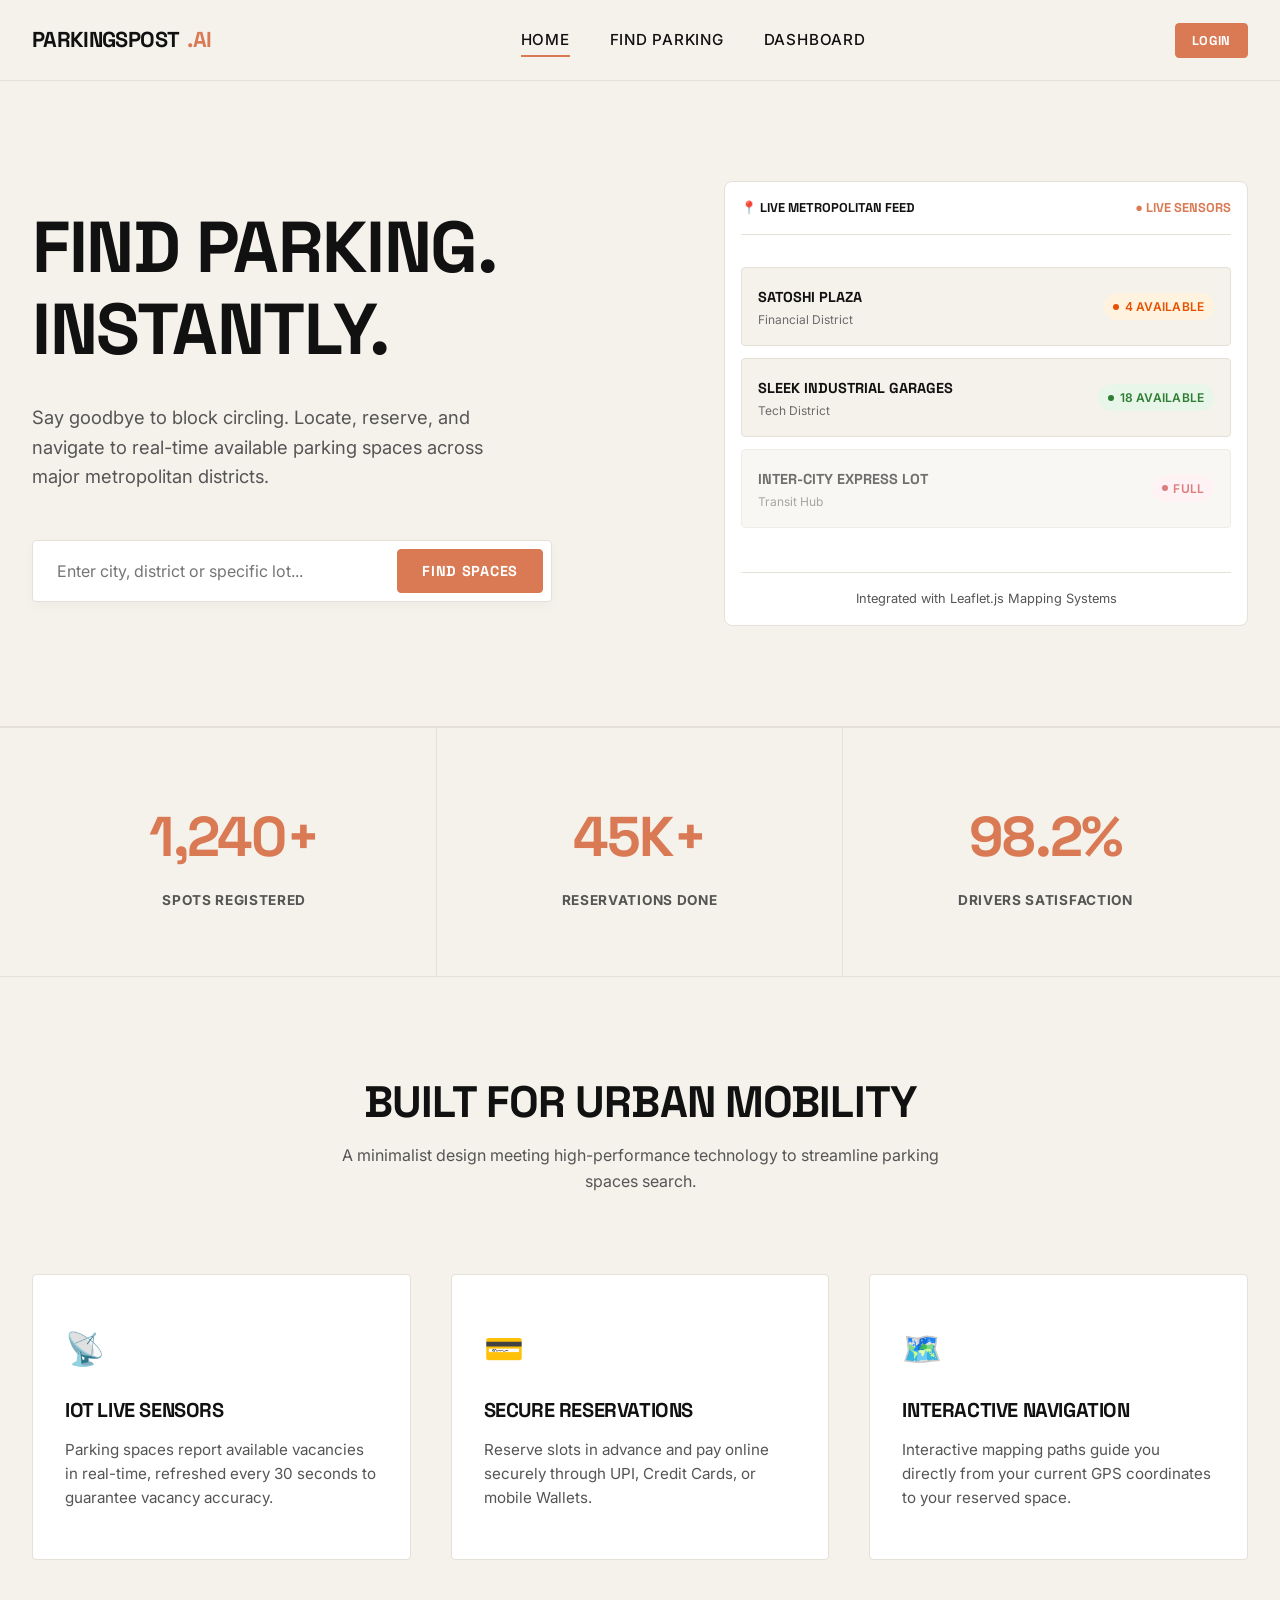
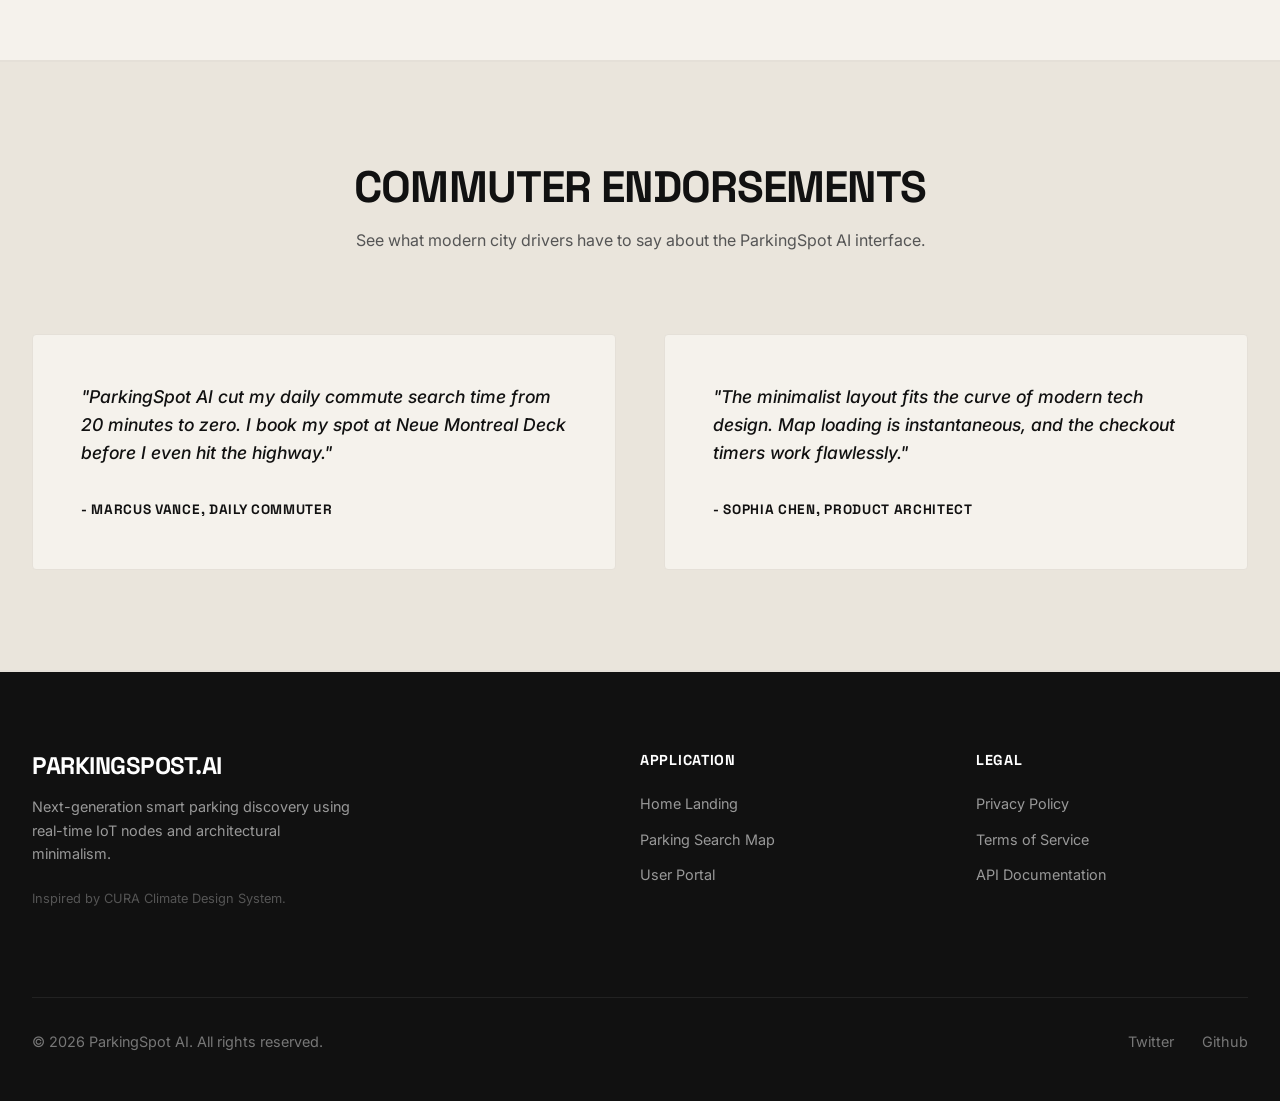
<file: index.html>
<!DOCTYPE html>
<html lang="en">
<head>
  <meta charset="UTF-8">
  <meta name="viewport" content="width=device-width, initial-scale=1.0">
  <title>ParkingSpot AI - Smart Parking Discovery</title>
  
  <!-- Global Stylesheet -->
  <link rel="stylesheet" href="css/style.css">
  <!-- Responsive Stylesheet -->
  <link rel="stylesheet" href="css/responsive.css">
  
  <style>
    /* Homepage Specific Premium Layouts */
    .hero-section {
      padding: 100px 0;
      border-bottom: var(--border-grid);
    }
    .hero-layout {
      display: grid;
      grid-template-columns: 1.2fr 1fr;
      gap: 4rem;
      align-items: center;
    }
    .hero-headline {
      font-size: 4.5rem;
      margin-bottom: 2rem;
    }
    .hero-desc {
      font-size: 1.15rem;
      color: var(--color-secondary);
      margin-bottom: 3rem;
      max-width: 500px;
    }
    .hero-search-box {
      background-color: var(--color-white);
      border: var(--border-grid);
      padding: 0.5rem;
      display: flex;
      gap: 0.5rem;
      max-width: 520px;
      border-radius: var(--radius-sm);
      box-shadow: var(--shadow-soft);
    }
    .hero-search-box input {
      flex: 1;
      border: none;
      padding: 0 1rem;
      font-size: 1rem;
    }
    .hero-search-box input:focus {
      outline: none;
    }
    .hero-visual {
      border: var(--border-grid);
      background-color: var(--color-white);
      padding: 1rem;
      border-radius: var(--radius-md);
      position: relative;
      overflow: hidden;
      min-height: 400px;
      display: flex;
      flex-direction: column;
      justify-content: space-between;
    }
    .visual-top-bar {
      display: flex;
      justify-content: space-between;
      border-bottom: var(--border-grid);
      padding-bottom: 1rem;
      font-family: var(--font-headings);
      font-weight: 700;
      text-transform: uppercase;
      font-size: 0.8rem;
    }
    
    /* Stats Section */
    .stats-section {
      border-bottom: var(--border-grid);
    }
    .stats-grid {
      display: grid;
      grid-template-columns: 1fr 1fr 1fr;
    }
    .stat-card {
      padding: 4rem 2rem;
      text-align: center;
      border-right: var(--border-grid);
    }
    .stat-card:last-child {
      border-right: none;
    }
    .stat-num {
      font-family: var(--font-headings);
      font-size: 3.5rem;
      font-weight: 800;
      color: var(--color-primary);
      margin-bottom: 0.5rem;
      letter-spacing: -0.03em;
    }
    .stat-label {
      font-size: 0.85rem;
      text-transform: uppercase;
      font-weight: 700;
      letter-spacing: 0.05em;
      color: var(--color-secondary);
    }

    /* Features Grid */
    .features-section {
      padding: 100px 0;
      border-bottom: var(--border-grid);
    }
    .features-header {
      text-align: center;
      margin-bottom: 5rem;
    }
    .features-header h2 {
      font-size: 2.75rem;
      margin-bottom: 1rem;
    }
    .features-header p {
      color: var(--color-secondary);
      max-width: 600px;
      margin: 0 auto;
    }
    .features-grid {
      display: grid;
      grid-template-columns: 1fr 1fr 1fr;
      gap: 2.5rem;
    }
    .feature-card {
      background-color: var(--color-white);
      border: var(--border-grid);
      padding: 3rem 2rem;
      border-radius: var(--radius-sm);
      transition: all var(--transition-smooth);
    }
    .feature-card:hover {
      transform: translateY(-5px);
      box-shadow: var(--shadow-hover);
      border-color: var(--color-primary);
    }
    .feature-icon {
      font-size: 2rem;
      margin-bottom: 1.5rem;
      color: var(--color-primary);
    }
    .feature-card h3 {
      font-size: 1.25rem;
      margin-bottom: 1rem;
    }
    .feature-card p {
      color: var(--color-secondary);
      font-size: 0.95rem;
    }

    /* Testimonials Grid */
    .testimonials-section {
      padding: 100px 0;
      background-color: #EAE5DC;
    }
    .testimonials-grid {
      display: grid;
      grid-template-columns: 1fr 1fr;
      gap: 3rem;
    }
    .testimonial-card {
      background-color: var(--bg-primary);
      border: var(--border-grid);
      padding: 3rem;
      border-radius: var(--radius-sm);
    }
    .testimonial-quote {
      font-size: 1.1rem;
      font-style: italic;
      margin-bottom: 2rem;
      color: var(--color-dark);
      font-weight: 500;
    }
    .testimonial-author {
      font-family: var(--font-headings);
      font-weight: 700;
      text-transform: uppercase;
      font-size: 0.85rem;
      letter-spacing: 0.05em;
    }
    
    /* Mock UI details inside visual box */
    .mock-visual-content {
      padding: 2rem 0;
    }
    .mock-list-item {
      display: flex;
      justify-content: space-between;
      align-items: center;
      padding: 1rem;
      border: var(--border-grid);
      background: var(--bg-primary);
      border-radius: var(--radius-sm);
      margin-bottom: 0.75rem;
    }
    .mock-list-item strong {
      font-family: var(--font-headings);
      text-transform: uppercase;
      font-size: 0.9rem;
    }
  </style>
</head>
<body>

  <!-- Injected dynamically by app.js -->
  <header></header>

  <!-- Hero Section -->
  <section class="hero-section">
    <div class="container hero-layout">
      <div class="hero-text">
        <h1 class="hero-headline">Find Parking.<br>Instantly.</h1>
        <p class="hero-desc">
          Say goodbye to block circling. Locate, reserve, and navigate to real-time available parking spaces across major metropolitan districts.
        </p>
        
        <form class="hero-search-box" action="search.html" method="GET">
          <input type="text" name="q" placeholder="Enter city, district or specific lot..." required>
          <button type="submit" class="btn btn-primary">Find Spaces</button>
        </form>
      </div>

      <div class="hero-visual">
        <div class="visual-top-bar">
          <span>📍 LIVE METROPOLITAN FEED</span>
          <span class="text-primary">● LIVE SENSORS</span>
        </div>
        <div class="mock-visual-content">
          <div class="mock-list-item">
            <div>
              <strong>Satoshi Plaza</strong>
              <div style="font-size:0.75rem; color:#6B6B6B">Financial District</div>
            </div>
            <span class="badge badge-nearly-full">4 Available</span>
          </div>
          <div class="mock-list-item">
            <div>
              <strong>Sleek Industrial Garages</strong>
              <div style="font-size:0.75rem; color:#6B6B6B">Tech District</div>
            </div>
            <span class="badge badge-available">18 Available</span>
          </div>
          <div class="mock-list-item" style="opacity: 0.6">
            <div>
              <strong>Inter-City Express Lot</strong>
              <div style="font-size:0.75rem; color:#6B6B6B">Transit Hub</div>
            </div>
            <span class="badge badge-full">Full</span>
          </div>
        </div>
        <div style="font-size:0.8rem; border-top: var(--border-grid); padding-top: 1rem; text-align: center; color: var(--color-secondary)">
          Integrated with Leaflet.js Mapping Systems
        </div>
      </div>
    </div>
  </section>

  <!-- Live Statistics Section -->
  <section class="stats-section grid-border-y">
    <div class="container stats-grid">
      <div class="stat-card">
        <div class="stat-num">1,240+</div>
        <div class="stat-label">Spots Registered</div>
      </div>
      <div class="stat-card">
        <div class="stat-num">45K+</div>
        <div class="stat-label">Reservations Done</div>
      </div>
      <div class="stat-card">
        <div class="stat-num">98.2%</div>
        <div class="stat-label">Drivers Satisfaction</div>
      </div>
    </div>
  </section>

  <!-- Features Section -->
  <section class="features-section">
    <div class="container">
      <div class="features-header">
        <h2>Built for Urban Mobility</h2>
        <p>A minimalist design meeting high-performance technology to streamline parking spaces search.</p>
      </div>

      <div class="features-grid">
        <div class="feature-card">
          <div class="feature-icon">📡</div>
          <h3>IoT Live Sensors</h3>
          <p>Parking spaces report available vacancies in real-time, refreshed every 30 seconds to guarantee vacancy accuracy.</p>
        </div>
        <div class="feature-card">
          <div class="feature-icon">💳</div>
          <h3>Secure Reservations</h3>
          <p>Reserve slots in advance and pay online securely through UPI, Credit Cards, or mobile Wallets.</p>
        </div>
        <div class="feature-card">
          <div class="feature-icon">🗺️</div>
          <h3>Interactive Navigation</h3>
          <p>Interactive mapping paths guide you directly from your current GPS coordinates to your reserved space.</p>
        </div>
      </div>
    </div>
  </section>

  <!-- Testimonials Section -->
  <section class="testimonials-section grid-border-y">
    <div class="container">
      <div class="features-header">
        <h2>Commuter Endorsements</h2>
        <p>See what modern city drivers have to say about the ParkingSpot AI interface.</p>
      </div>

      <div class="testimonials-grid">
        <div class="testimonial-card">
          <p class="testimonial-quote">
            "ParkingSpot AI cut my daily commute search time from 20 minutes to zero. I book my spot at Neue Montreal Deck before I even hit the highway."
          </p>
          <div class="testimonial-author">
            - Marcus Vance, Daily Commuter
          </div>
        </div>
        <div class="testimonial-card">
          <p class="testimonial-quote">
            "The minimalist layout fits the curve of modern tech design. Map loading is instantaneous, and the checkout timers work flawlessly."
          </p>
          <div class="testimonial-author">
            - Sophia Chen, Product Architect
          </div>
        </div>
      </div>
    </div>
  </section>

  <!-- Injected dynamically by app.js -->
  <footer></footer>

  <!-- Core Javascript imports -->
  <script src="js/app.js"></script>
  <script src="js/auth.js"></script>
</body>
</html>
</file>
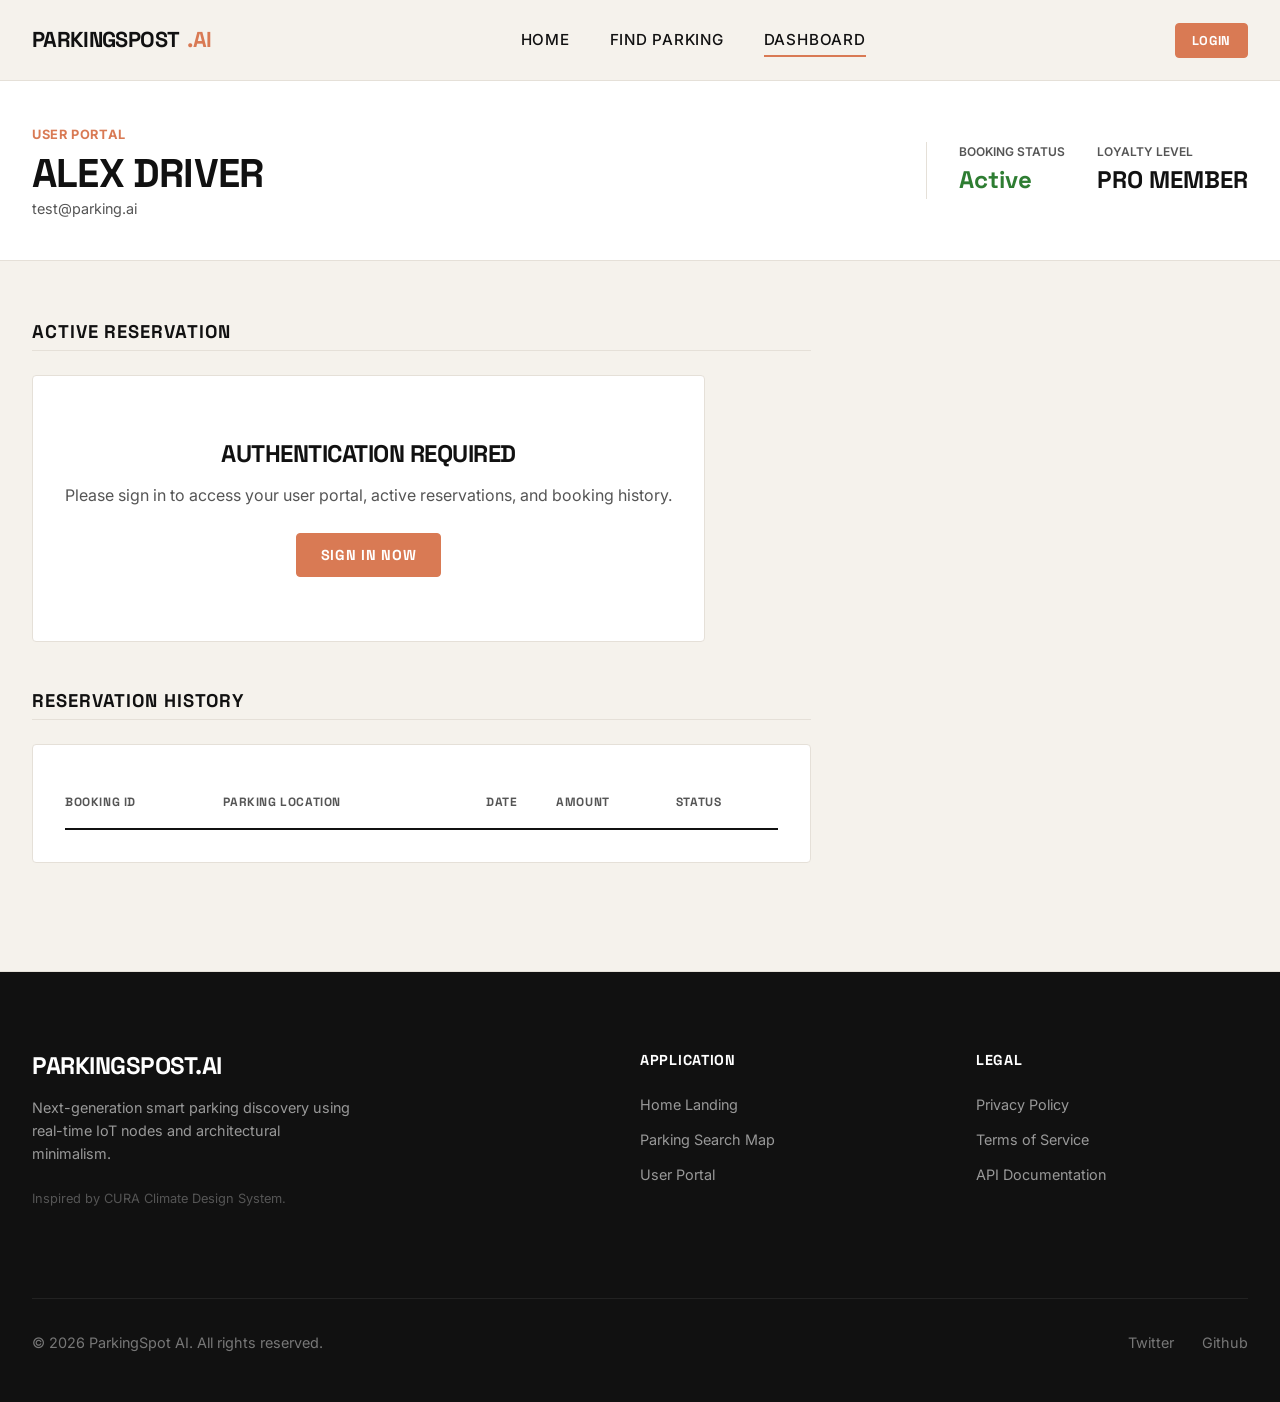
<file: dashboard.html>
<!DOCTYPE html>
<html lang="en">
<head>
  <meta charset="UTF-8">
  <meta name="viewport" content="width=device-width, initial-scale=1.0">
  <title>Dashboard - ParkingSpot AI</title>
  
  <!-- Global Stylesheet -->
  <link rel="stylesheet" href="css/style.css">
  <!-- Responsive Stylesheet -->
  <link rel="stylesheet" href="css/responsive.css">
  
  <style>
    /* Dashboard-specific Grid Layouts */
    .dashboard-hero {
      background-color: var(--color-white);
      border-bottom: var(--border-grid);
      padding: 40px 0;
    }
    
    .dashboard-layout {
      display: grid;
      grid-template-columns: 2fr 1fr;
      gap: 3rem;
      padding: 60px 0;
    }
    
    .dashboard-section-title {
      font-size: 1.15rem;
      letter-spacing: 0.05em;
      margin-bottom: 1.5rem;
      padding-bottom: 0.5rem;
      border-bottom: var(--border-grid);
    }
    
    .dashboard-panel {
      margin-bottom: 3rem;
    }
    
    /* Tables style for history log */
    .history-table {
      width: 100%;
      border-collapse: collapse;
      text-align: left;
      font-size: 0.9rem;
    }
    .history-table th {
      padding: 1rem 0;
      border-bottom: 2px solid var(--color-dark);
      font-family: var(--font-headings);
      font-weight: 700;
      text-transform: uppercase;
      font-size: 0.75rem;
      letter-spacing: 0.05em;
      color: var(--color-secondary);
    }
    
    /* Favorites Card items */
    .favorites-list {
      display: flex;
      flex-direction: column;
      gap: 0.75rem;
    }
    
    /* User profile details display */
    .profile-card {
      background: var(--color-white);
      border: var(--border-grid);
      padding: 2rem;
      border-radius: var(--radius-sm);
      margin-bottom: 2rem;
    }
  </style>
</head>
<body>

  <!-- Dynamic injected Header Navbar -->
  <header></header>

  <!-- User Portal Hero Summary banner -->
  <section class="dashboard-hero">
    <div class="container">
      <div style="display:flex; justify-content:space-between; align-items:center; flex-wrap: wrap; gap:1.5rem;">
        <div>
          <span style="font-size: 0.8rem; font-weight:700; text-transform: uppercase; letter-spacing:0.05em; color:var(--color-primary)">User Portal</span>
          <h1 id="profile-name" style="font-size: 2.5rem; margin-top:0.25rem;">Alex Driver</h1>
          <p id="profile-email" class="text-muted" style="font-size: 0.9rem;">test@parking.ai</p>
        </div>
        <div style="display:flex; gap: 2rem; border-left: var(--border-grid); padding-left: 2rem;">
          <div>
            <span class="text-muted" style="display:block; font-size:0.75rem; text-transform:uppercase; font-weight:600;">Booking Status</span>
            <span style="font-family: var(--font-headings); font-weight:800; font-size:1.5rem; color:#2E7D32">Active</span>
          </div>
          <div>
            <span class="text-muted" style="display:block; font-size:0.75rem; text-transform:uppercase; font-weight:600;">Loyalty Level</span>
            <span style="font-family: var(--font-headings); font-weight:800; font-size:1.5rem;">PRO MEMBER</span>
          </div>
        </div>
      </div>
    </div>
  </section>

  <!-- Main Portal Contents Grid -->
  <main class="container">
    <div class="dashboard-layout">
      
      <!-- Primary column: Active Booking & Booking History -->
      <section class="dashboard-main-col">
        
        <!-- Active Booking Panel -->
        <div class="dashboard-panel">
          <h3 class="dashboard-section-title">Active Reservation</h3>
          <div id="dashboard-active-booking" style="display: flex;">
            <!-- Rendered dynamically by dashboard.js -->
            <div class="flex-center" style="width:100%; height: 150px; background:var(--color-white); border:var(--border-grid)">
              <span>Checking sensors...</span>
            </div>
          </div>
        </div>

        <!-- History Log Panel -->
        <div class="dashboard-panel">
          <h3 class="dashboard-section-title">Reservation History</h3>
          <div style="background-color: var(--color-white); border: var(--border-grid); padding: 2rem; border-radius: var(--radius-sm); overflow-x: auto;">
            <table class="history-table">
              <thead>
                <tr>
                  <th>Booking ID</th>
                  <th>Parking Location</th>
                  <th>Date</th>
                  <th>Amount</th>
                  <th>Status</th>
                </tr>
              </thead>
              <tbody id="dashboard-history-list">
                <!-- Rendered dynamically by dashboard.js -->
              </tbody>
            </table>
          </div>
        </div>

      </section>

      <!-- Sidebar column: Favorites list & Profile forms -->
      <section class="dashboard-sidebar-col" id="dashboard-details-section">
        
        <!-- Favorites Spot List -->
        <div class="dashboard-panel">
          <h3 class="dashboard-section-title">Saved Locations</h3>
          <div id="dashboard-favorites" class="favorites-list">
            <!-- Rendered dynamically by dashboard.js -->
          </div>
        </div>

        <!-- Profile Update Box -->
        <div class="dashboard-panel">
          <h3 class="dashboard-section-title">Update Profile</h3>
          <div class="profile-card">
            <form id="profile-form">
              <div class="form-group">
                <label class="form-label" for="profile-edit-name">Display Name</label>
                <input type="text" id="profile-edit-name" class="form-input" required placeholder="New Name">
              </div>
              <div class="form-group">
                <label class="form-label" for="profile-edit-password">New Password</label>
                <input type="password" id="profile-edit-password" class="form-input" placeholder="•••••••• (Optional)">
              </div>
              <button type="submit" class="btn btn-primary btn-sm" style="width:100%; margin-top: 1rem;">Update Details</button>
            </form>
          </div>
        </div>

      </section>

    </div>
  </main>

  <!-- Dynamic injected Footer -->
  <footer></footer>

  <!-- Javascript Modules -->
  <script src="js/app.js"></script>
  <script src="js/auth.js"></script>
  <script src="js/dashboard.js"></script>
</body>
</html>
</file>
<file: css/style.css>
@import url('https://fonts.googleapis.com/css2?family=Inter:wght@400;500;600&family=Space+Grotesk:wght@500;700;800&display=swap');

/* ==========================================
   Design Tokens & Variables
   ========================================== */
:root {
  --bg-primary: #F5F2EC;
  --bg-card: #FFFFFF;
  --color-primary: #D97A54;
  --color-primary-hover: #C5653E;
  --color-dark: #111111;
  --color-secondary: #555555;
  --color-white: #FFFFFF;
  --border-color: #E5E0D8;
  --border-grid: 1px solid var(--border-color);
  
  --font-headings: 'Space Grotesk', sans-serif;
  --font-body: 'Inter', sans-serif;
  
  --shadow-soft: 0 4px 12px rgba(17, 17, 17, 0.03);
  --shadow-hover: 0 12px 24px rgba(17, 17, 17, 0.06);
  
  --radius-sm: 4px;
  --radius-md: 8px;
  
  --transition-smooth: 0.3s cubic-bezier(0.25, 0.8, 0.25, 1);
  --transition-fast: 0.15s ease-out;
}

/* ==========================================
   Base Resets
   ========================================== */
* {
  box-sizing: border-box;
  margin: 0;
  padding: 0;
}

html, body {
  background-color: var(--bg-primary);
  color: var(--color-dark);
  font-family: var(--font-body);
  font-size: 16px;
  line-height: 1.6;
  scroll-behavior: smooth;
  -webkit-font-smoothing: antialiased;
}

h1, h2, h3, h4, h5, h6 {
  font-family: var(--font-headings);
  font-weight: 700;
  line-height: 1.15;
  color: var(--color-dark);
  text-transform: uppercase;
  letter-spacing: -0.02em;
}

a {
  color: inherit;
  text-decoration: none;
  transition: color var(--transition-fast);
}

button, input, select, textarea {
  font-family: inherit;
  font-size: inherit;
  color: inherit;
}

/* ==========================================
   Layout & Grid Architecture
   ========================================== */
.container {
  max-width: 1400px;
  margin: 0 auto;
  padding: 0 2rem;
}

/* Gridded Layout Borders (Industrial Look) */
.grid-border-x {
  border-left: var(--border-grid);
  border-right: var(--border-grid);
}

.grid-border-y {
  border-top: var(--border-grid);
  border-bottom: var(--border-grid);
}

/* ==========================================
   Header & Navigation
   ========================================== */
header {
  position: sticky;
  top: 0;
  background-color: rgba(245, 242, 236, 0.95);
  backdrop-filter: blur(8px);
  z-index: 100;
  border-bottom: var(--border-grid);
}

.navbar {
  display: flex;
  justify-content: space-between;
  align-items: center;
  height: 80px;
}

.logo {
  font-family: var(--font-headings);
  font-weight: 800;
  font-size: 1.35rem;
  letter-spacing: -0.03em;
  display: flex;
  align-items: center;
  gap: 0.5rem;
}

.logo span {
  color: var(--color-primary);
}

.nav-links {
  display: flex;
  gap: 2.5rem;
  list-style: none;
}

.nav-links a {
  font-size: 0.95rem;
  font-weight: 500;
  text-transform: uppercase;
  letter-spacing: 0.05em;
  padding: 0.5rem 0;
  position: relative;
}

.nav-links a::after {
  content: '';
  position: absolute;
  bottom: 0;
  left: 0;
  width: 0;
  height: 2px;
  background-color: var(--color-primary);
  transition: width var(--transition-smooth);
}

.nav-links a:hover::after,
.nav-links a.active::after {
  width: 100%;
}

.nav-links a:hover {
  color: var(--color-primary);
}

.nav-actions {
  display: flex;
  align-items: center;
  gap: 1rem;
}

/* ==========================================
   Buttons
   ========================================== */
.btn {
  display: inline-flex;
  align-items: center;
  justify-content: center;
  padding: 0.75rem 1.5rem;
  font-family: var(--font-headings);
  font-weight: 700;
  font-size: 0.9rem;
  text-transform: uppercase;
  letter-spacing: 0.05em;
  border-radius: var(--radius-sm);
  cursor: pointer;
  transition: all var(--transition-smooth);
}

.btn-primary {
  background-color: var(--color-primary);
  color: var(--color-white);
  border: 1px solid var(--color-primary);
}

.btn-primary:hover {
  background-color: var(--color-primary-hover);
  border-color: var(--color-primary-hover);
  transform: translateY(-2px);
}

.btn-outline {
  background-color: transparent;
  color: var(--color-dark);
  border: 1px solid var(--color-dark);
}

.btn-outline:hover {
  background-color: var(--color-dark);
  color: var(--bg-primary);
  transform: translateY(-2px);
}

.btn-text {
  background: none;
  border: none;
  padding: 0.5rem;
  cursor: pointer;
  font-weight: 600;
  display: inline-flex;
  align-items: center;
  gap: 0.5rem;
}

.btn-text:hover {
  color: var(--color-primary);
}

.btn-sm {
  padding: 0.5rem 1rem;
  font-size: 0.8rem;
}

/* ==========================================
   Status Badges
   ========================================== */
.badge {
  display: inline-flex;
  align-items: center;
  gap: 0.35rem;
  padding: 0.25rem 0.6rem;
  border-radius: 50px;
  font-size: 0.75rem;
  font-weight: 600;
  text-transform: uppercase;
  letter-spacing: 0.02em;
}

.badge::before {
  content: '';
  display: inline-block;
  width: 6px;
  height: 6px;
  border-radius: 50%;
}

.badge-available {
  background-color: #E8F5E9;
  color: #2E7D32;
}
.badge-available::before { background-color: #2E7D32; }

.badge-nearly-full {
  background-color: #FFF3E0;
  color: #E65100;
}
.badge-nearly-full::before { background-color: #E65100; }

.badge-full {
  background-color: #FFEBEE;
  color: #C62828;
}
.badge-full::before { background-color: #C62828; }

/* ==========================================
   Input / Form Controls
   ========================================== */
.form-group {
  margin-bottom: 1.25rem;
}

.form-label {
  display: block;
  font-size: 0.85rem;
  font-weight: 600;
  text-transform: uppercase;
  margin-bottom: 0.5rem;
  color: var(--color-secondary);
}

.form-input {
  width: 100%;
  padding: 0.85rem 1rem;
  border: 1px solid var(--border-color);
  background-color: var(--color-white);
  border-radius: var(--radius-sm);
  transition: border-color var(--transition-fast);
}

.form-input:focus {
  outline: none;
  border-color: var(--color-primary);
}

/* ==========================================
   Toast Notifications
   ========================================== */
#toast-container {
  position: fixed;
  top: 100px;
  right: 2rem;
  z-index: 1000;
  display: flex;
  flex-direction: column;
  gap: 0.75rem;
  pointer-events: none;
}

.toast {
  background-color: var(--color-dark);
  color: var(--color-white);
  padding: 1rem 1.5rem;
  border-radius: var(--radius-sm);
  font-family: var(--font-headings);
  font-size: 0.9rem;
  font-weight: 700;
  text-transform: uppercase;
  letter-spacing: 0.02em;
  display: flex;
  align-items: center;
  gap: 1rem;
  box-shadow: 0 8px 24px rgba(0, 0, 0, 0.15);
  transform: translateX(120%);
  transition: transform var(--transition-smooth);
  pointer-events: auto;
  border-left: 4px solid var(--color-primary);
}

.toast.show {
  transform: translateX(0);
}

/* ==========================================
   Modals
   ========================================== */
.modal-overlay {
  position: fixed;
  top: 0;
  left: 0;
  right: 0;
  bottom: 0;
  background-color: rgba(17, 17, 17, 0.5);
  backdrop-filter: blur(4px);
  z-index: 500;
  display: flex;
  align-items: center;
  justify-content: center;
  opacity: 0;
  pointer-events: none;
  transition: opacity var(--transition-smooth);
}

.modal-overlay.show {
  opacity: 1;
  pointer-events: auto;
}

.modal {
  background-color: var(--bg-primary);
  border: var(--border-grid);
  width: 90%;
  max-width: 500px;
  padding: 2.5rem;
  position: relative;
  box-shadow: var(--shadow-hover);
  transform: translateY(20px);
  transition: transform var(--transition-smooth);
}

.modal-overlay.show .modal {
  transform: translateY(0);
}

.modal-close {
  position: absolute;
  top: 1rem;
  right: 1rem;
  background: none;
  border: none;
  font-size: 1.5rem;
  cursor: pointer;
  color: var(--color-secondary);
}

.modal-close:hover {
  color: var(--color-dark);
}

.modal h2 {
  font-size: 1.75rem;
  margin-bottom: 1.5rem;
  border-bottom: var(--border-grid);
  padding-bottom: 0.75rem;
}

/* ==========================================
   Footer
   ========================================== */
footer {
  background-color: var(--color-dark);
  color: var(--bg-primary);
  border-top: var(--border-grid);
  padding: 5rem 0 3rem 0;
  font-size: 0.9rem;
}

.footer-grid {
  display: grid;
  grid-template-columns: 2fr 1fr 1fr;
  gap: 4rem;
  margin-bottom: 4rem;
}

.footer-info h3 {
  color: var(--color-white);
  font-size: 1.5rem;
  margin-bottom: 1rem;
}

.footer-info p {
  color: #999999;
  max-width: 320px;
  margin-bottom: 1.5rem;
}

.footer-links h4 {
  color: var(--color-white);
  margin-bottom: 1.5rem;
  font-size: 0.9rem;
  letter-spacing: 0.05em;
}

.footer-links ul {
  list-style: none;
  display: flex;
  flex-direction: column;
  gap: 0.75rem;
}

.footer-links a {
  color: #999999;
}

.footer-links a:hover {
  color: var(--color-primary);
}

.footer-bottom {
  border-top: 1px solid #222222;
  padding-top: 2rem;
  display: flex;
  justify-content: space-between;
  align-items: center;
  color: #777777;
}

.footer-bottom a:hover {
  color: var(--color-white);
}

/* ==========================================
   Miscellaneous Utilities
   ========================================== */
.text-center { text-align: center; }
.text-primary { color: var(--color-primary); }
.text-muted { color: var(--color-secondary); }

.flex-center {
  display: flex;
  align-items: center;
  justify-content: center;
}

.mt-1 { margin-top: 0.5rem; }
.mt-2 { margin-top: 1rem; }
.mt-3 { margin-top: 1.5rem; }
.mt-4 { margin-top: 2rem; }

.mb-1 { margin-bottom: 0.5rem; }
.mb-2 { margin-bottom: 1rem; }
.mb-3 { margin-bottom: 1.5rem; }
.mb-4 { margin-bottom: 2rem; }
</file>
<file: css/responsive.css>
/* ==========================================
   Responsive Design Settings
   ========================================== */

/* Tablets & Small Desktops (max-width: 1024px) */
@media (max-width: 1024px) {
  h1 { font-size: 3rem; }
  h2 { font-size: 2.25rem; }
  
  .container {
    padding: 0 1.5rem;
  }
  
  .footer-grid {
    grid-template-columns: 1.5fr 1fr 1fr;
    gap: 2rem;
  }
  
  /* Split layout on search page */
  .search-layout {
    flex-direction: column-reverse;
    height: auto !important;
    overflow: visible !important;
  }
  
  .search-sidebar {
    width: 100% !important;
    height: auto !important;
    overflow-y: visible !important;
    border-right: none !important;
    border-top: var(--border-grid);
  }
  
  .map-container {
    height: 400px !important;
    width: 100% !important;
  }
}

/* Mobile Devices (max-width: 768px) */
@media (max-width: 768px) {
  h1 { font-size: 2.25rem; }
  h2 { font-size: 1.75rem; }
  h3 { font-size: 1.35rem; }
  
  .navbar {
    height: 70px;
  }
  
  .nav-links {
    display: none; /* Hide navigation links on mobile for simplicity, or we toggle them */
  }
  
  .nav-actions {
    margin-left: auto;
  }
  
  /* Footer adjustments */
  .footer-grid {
    grid-template-columns: 1fr;
    gap: 3rem;
  }
  
  .footer-bottom {
    flex-direction: column;
    gap: 1rem;
    text-align: center;
  }
  
  /* Page Hero Sections */
  .hero-content {
    padding: 60px 0 !important;
  }
  
  .stats-grid {
    grid-template-columns: 1fr !important;
  }
  
  .features-grid {
    grid-template-columns: 1fr !important;
  }
  
  .testimonials-grid {
    grid-template-columns: 1fr !important;
  }
  
  /* Modals */
  .modal {
    padding: 1.5rem;
    width: 95%;
  }
}

/* Extra Small Mobile (max-width: 480px) */
@media (max-width: 480px) {
  .btn {
    width: 100%;
    margin-bottom: 0.5rem;
  }
  
  .nav-actions {
    display: none; /* Hide on extremely small layouts */
  }
}
</file>
